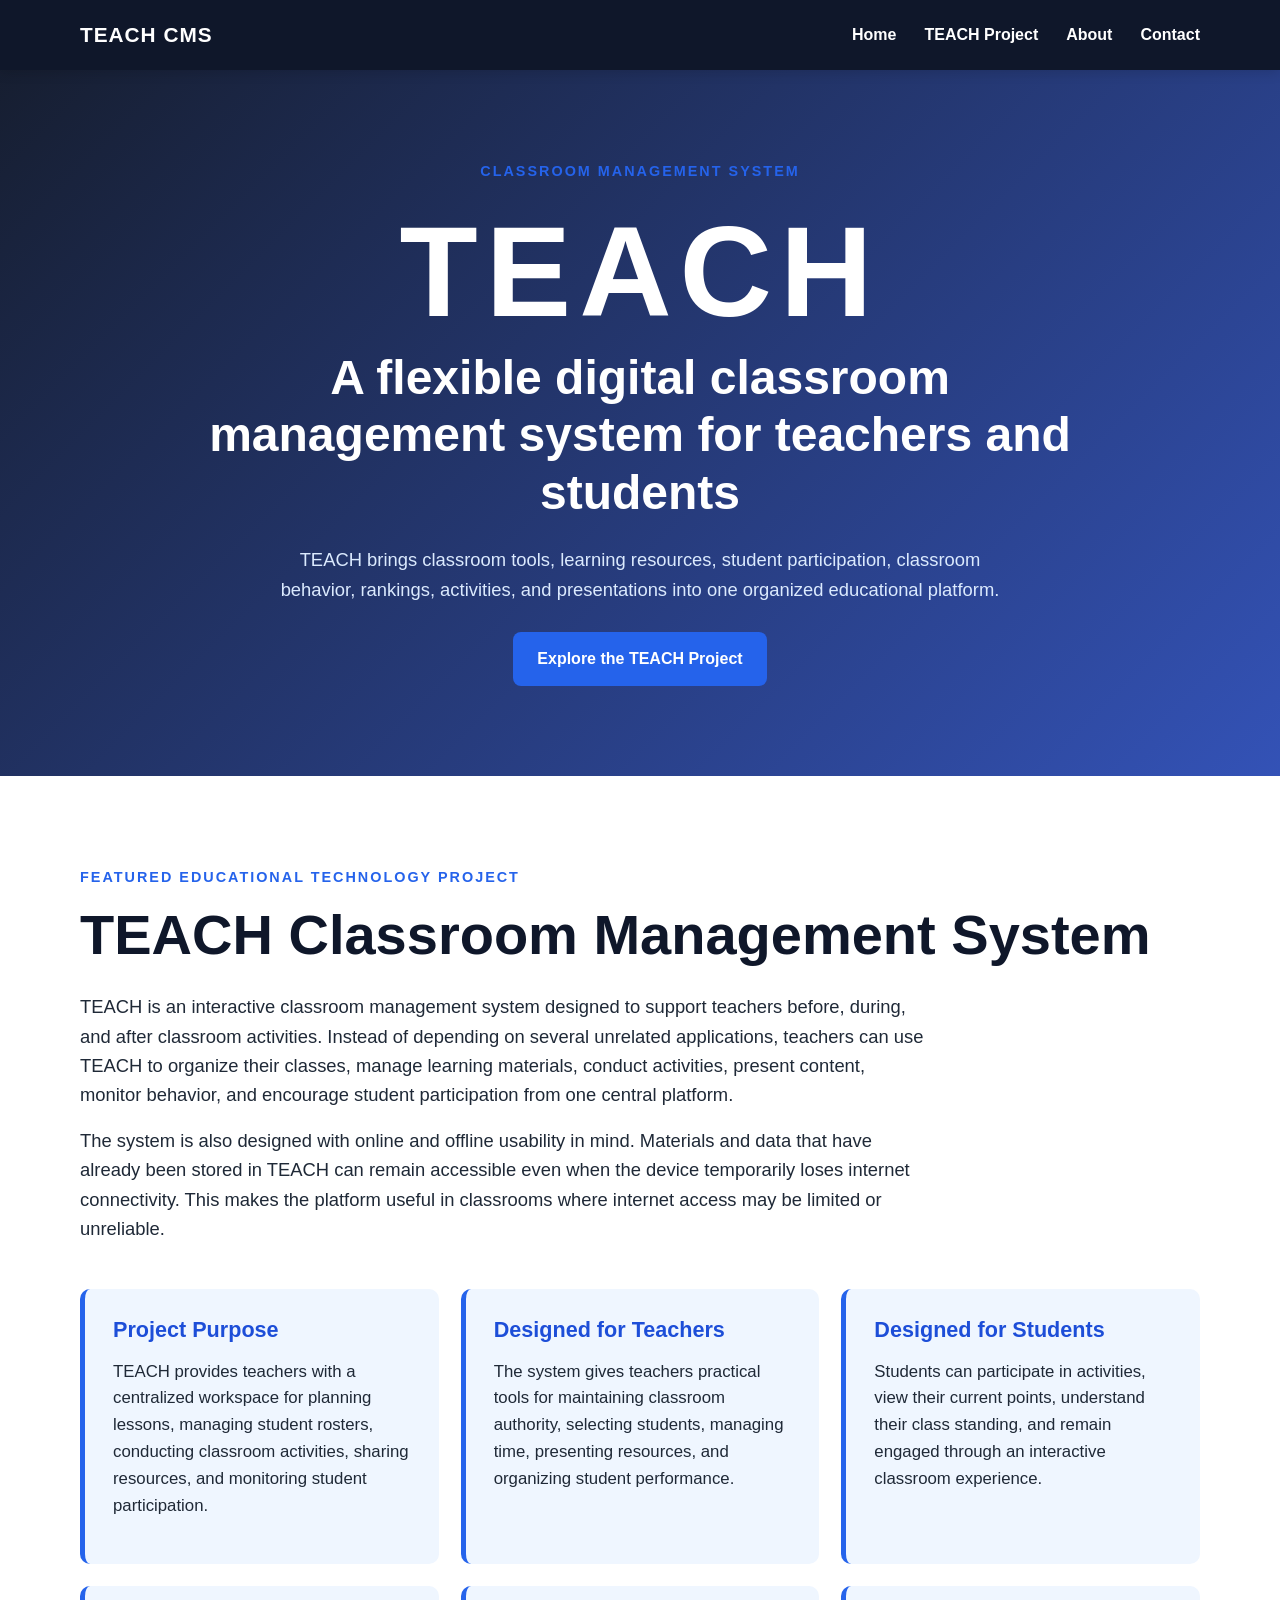
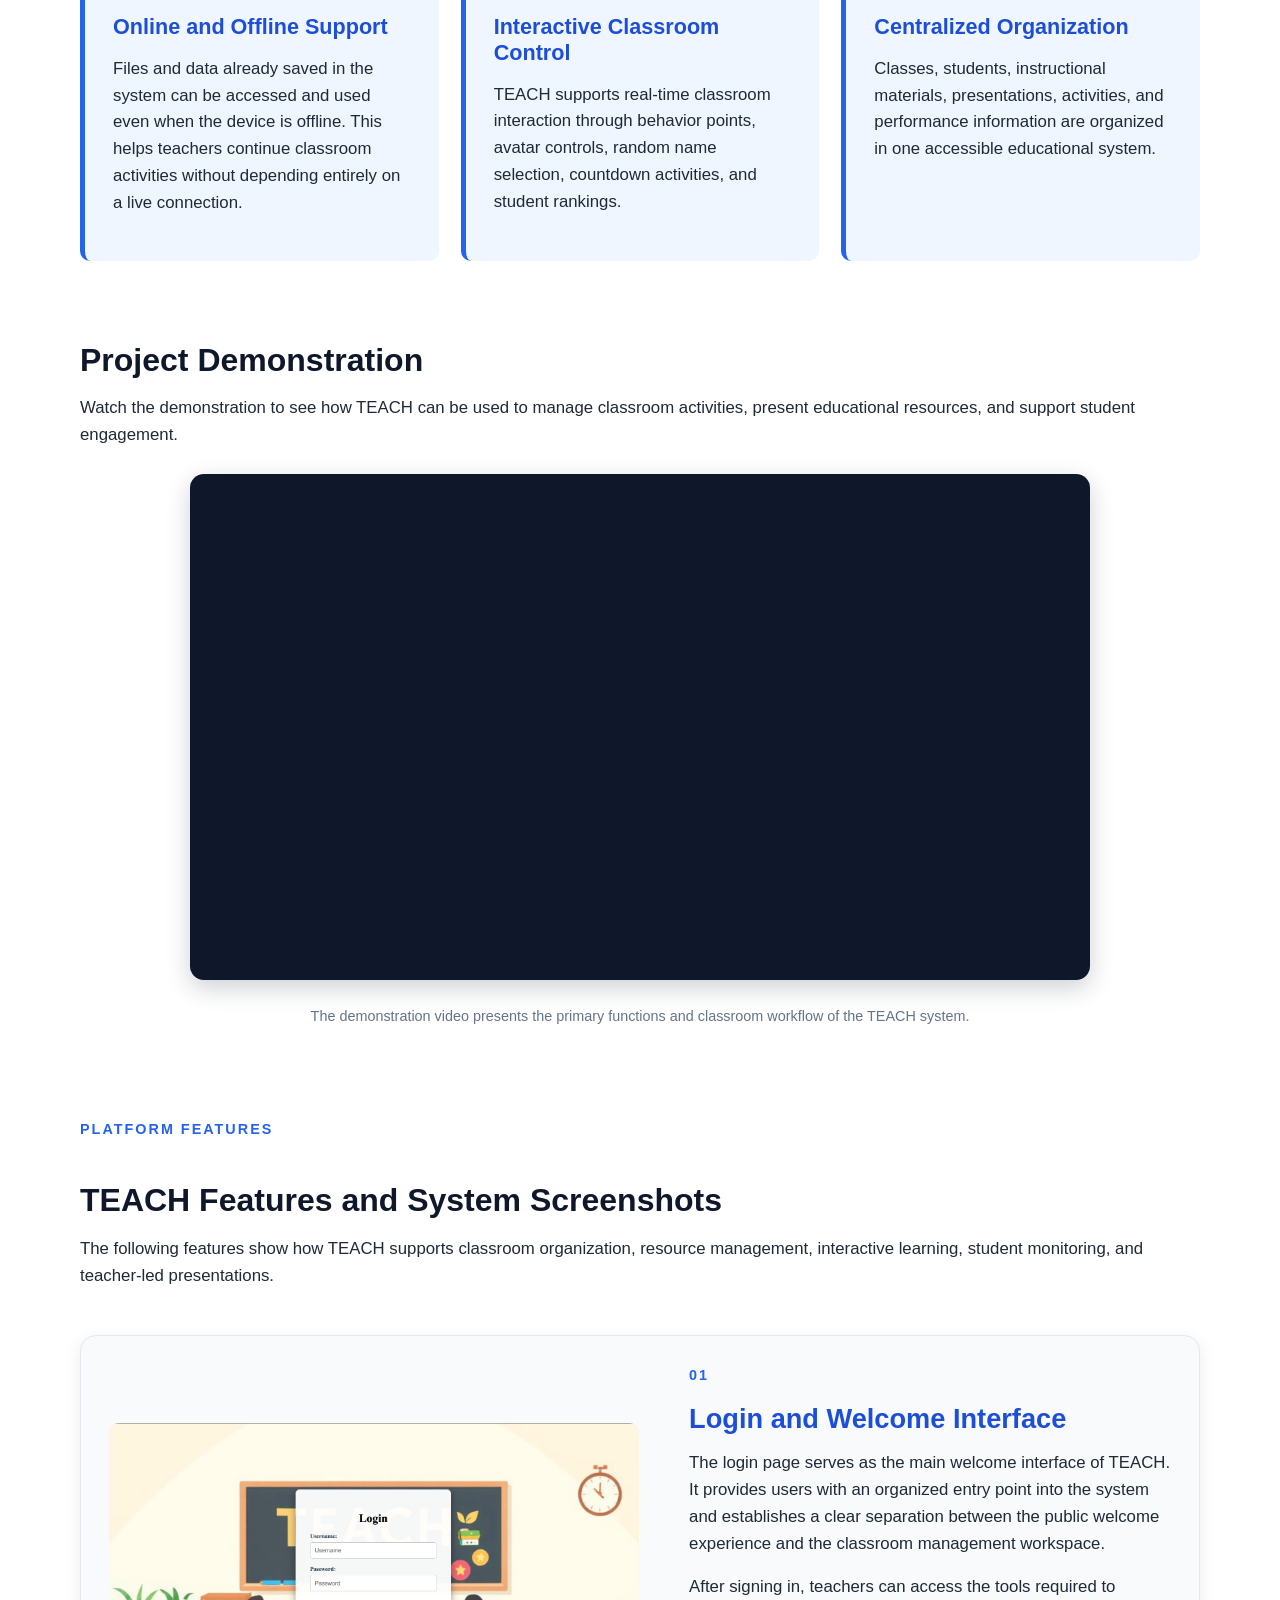
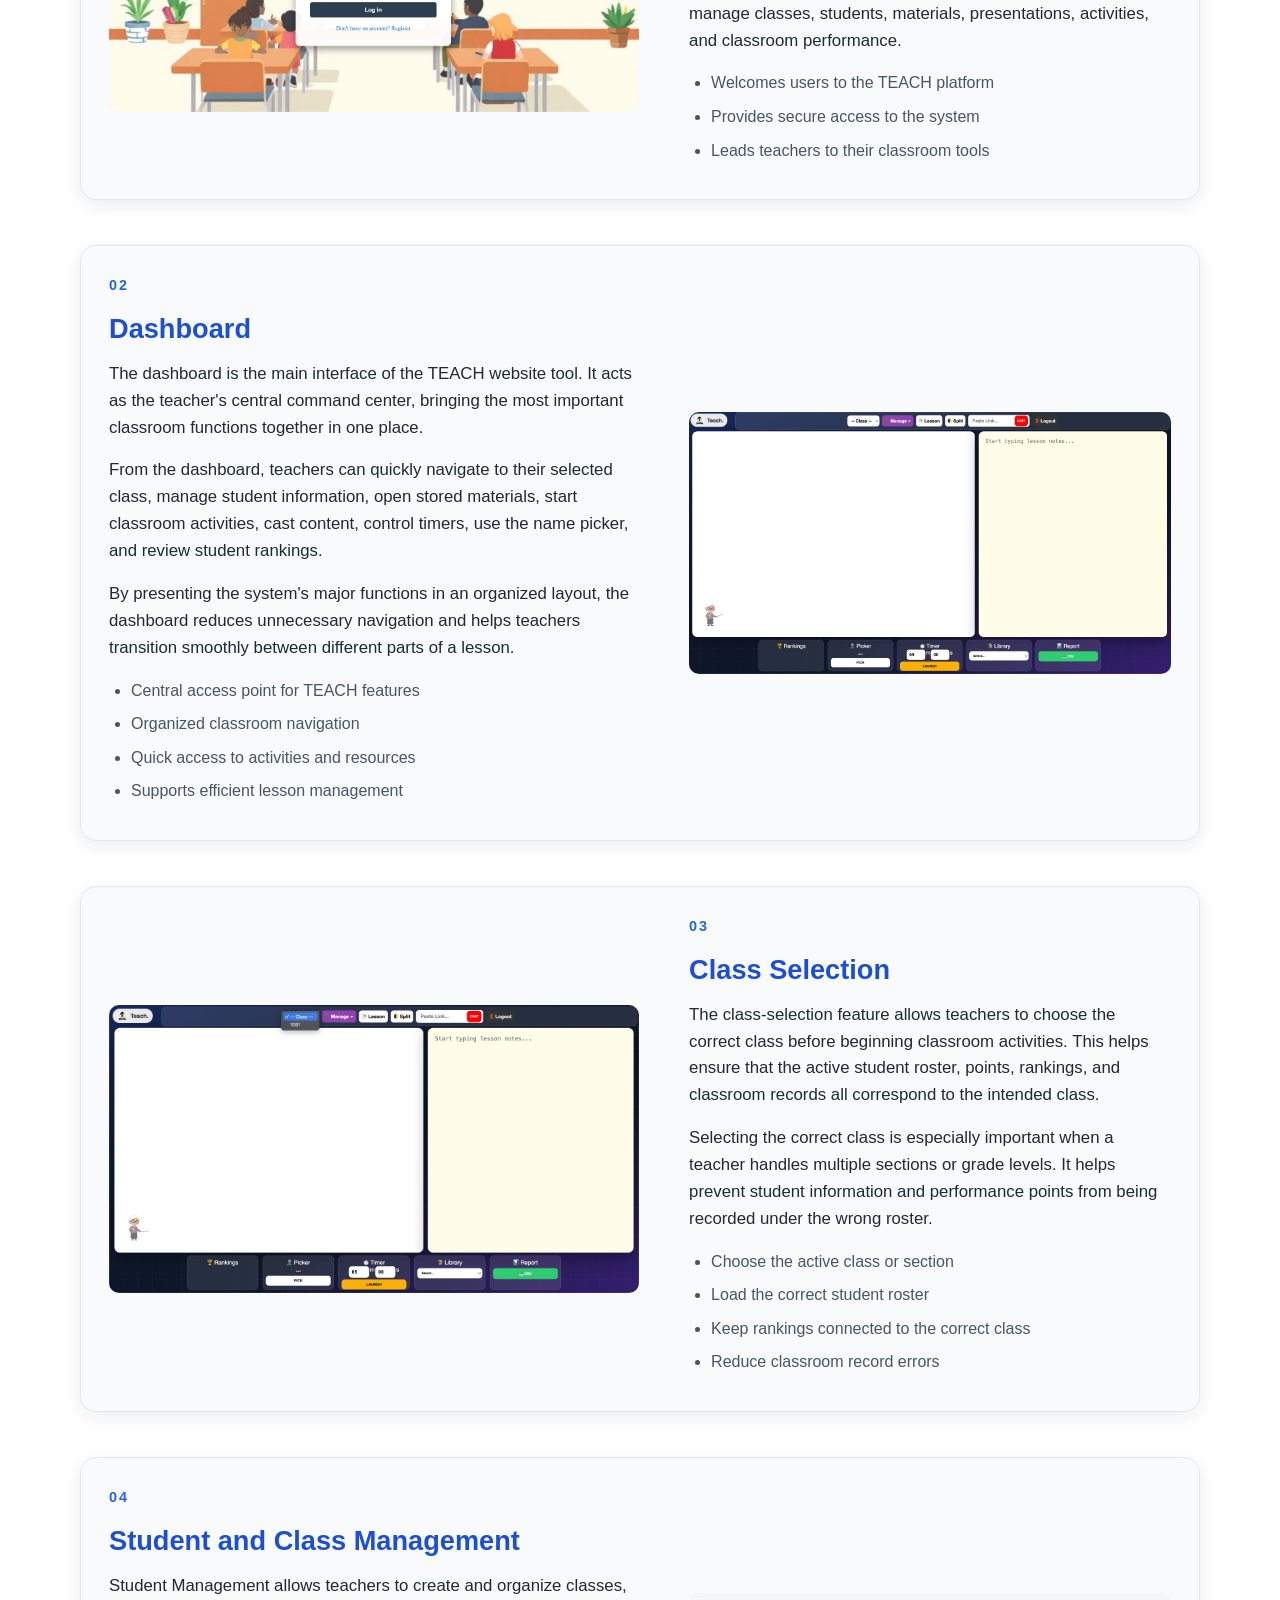
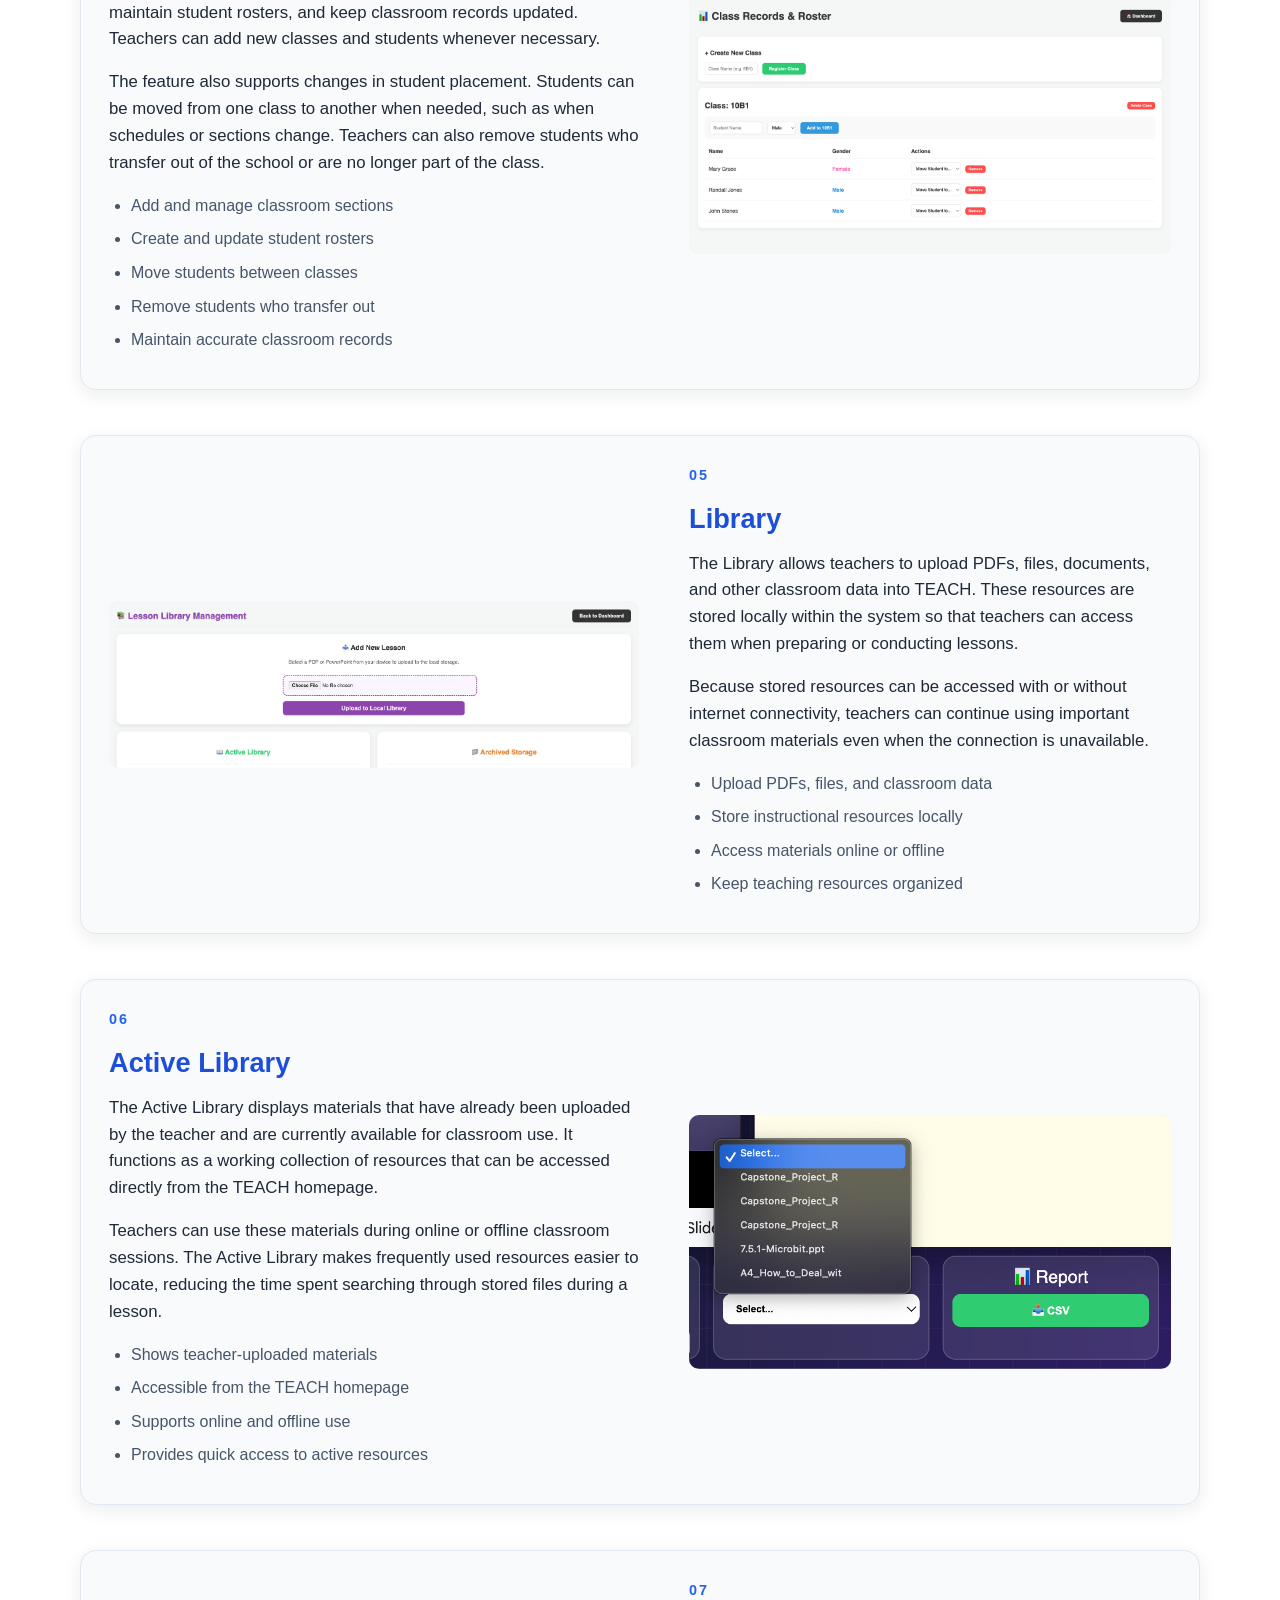
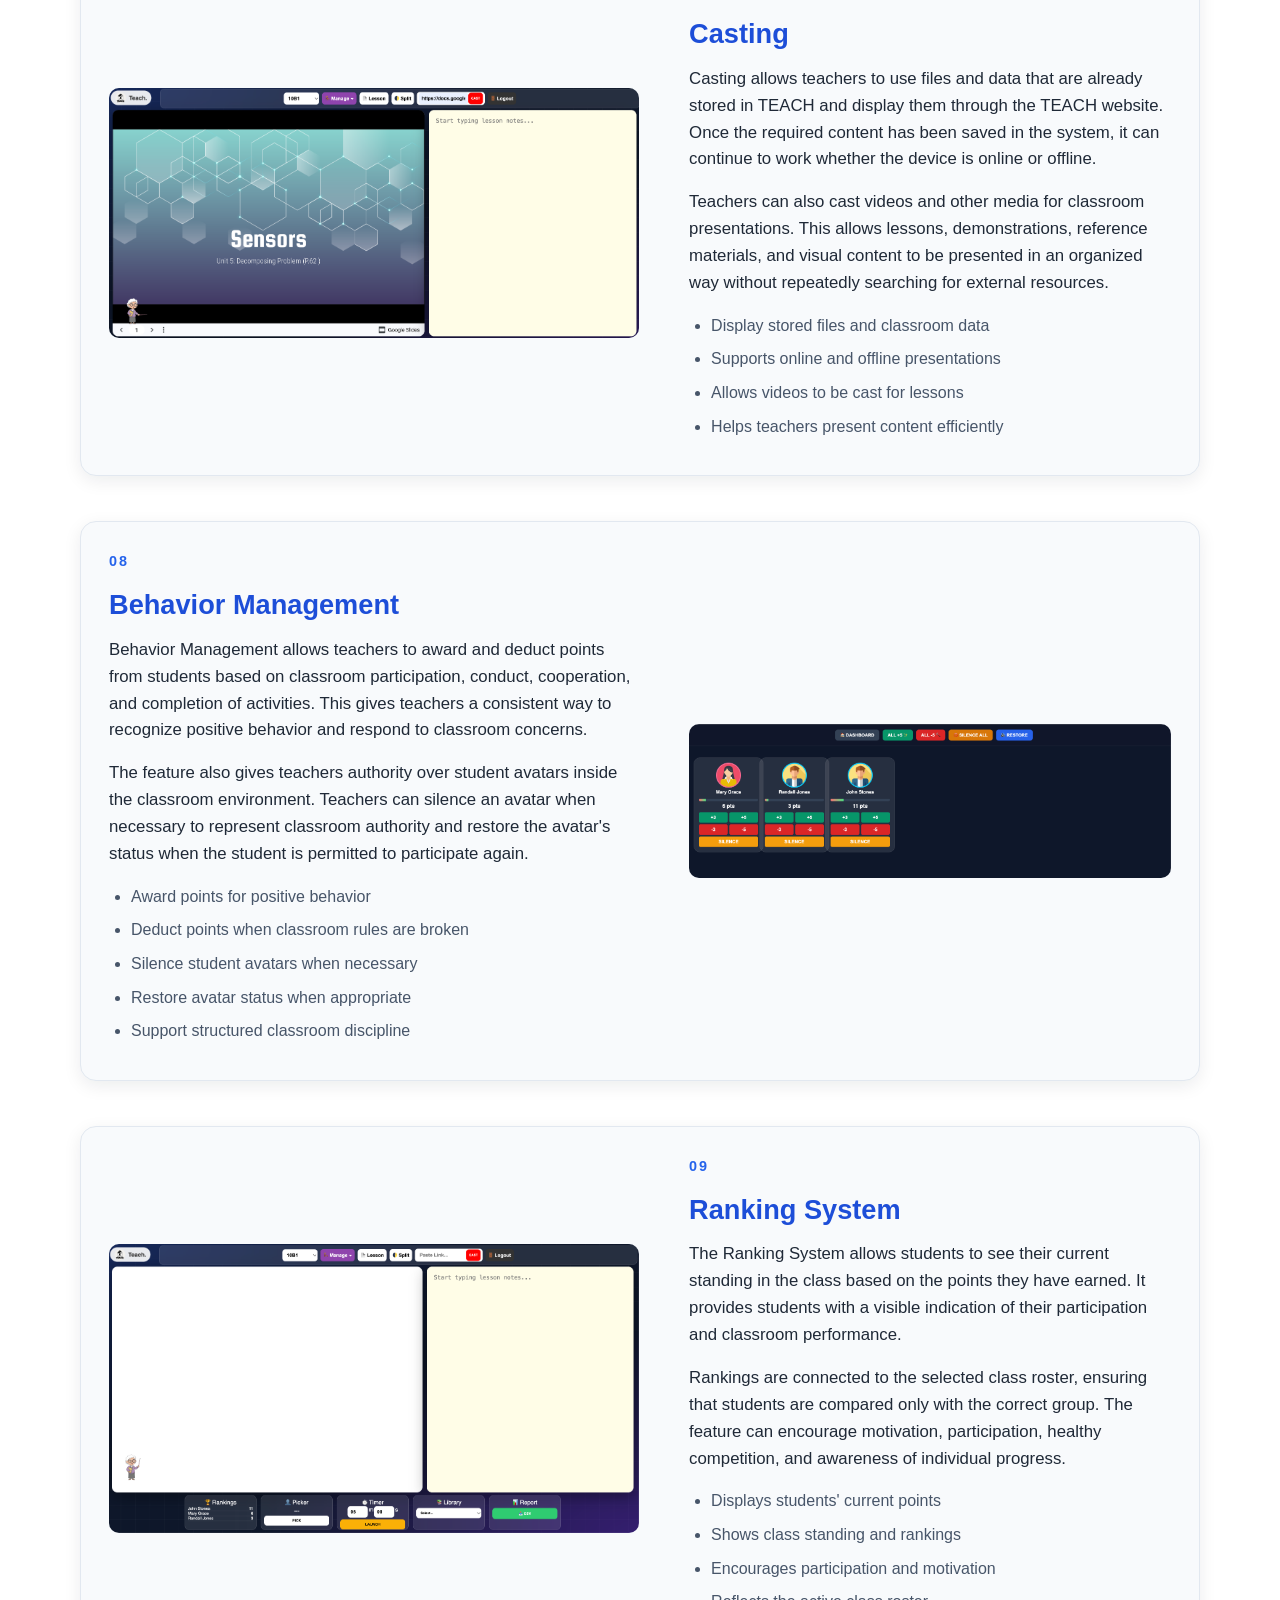
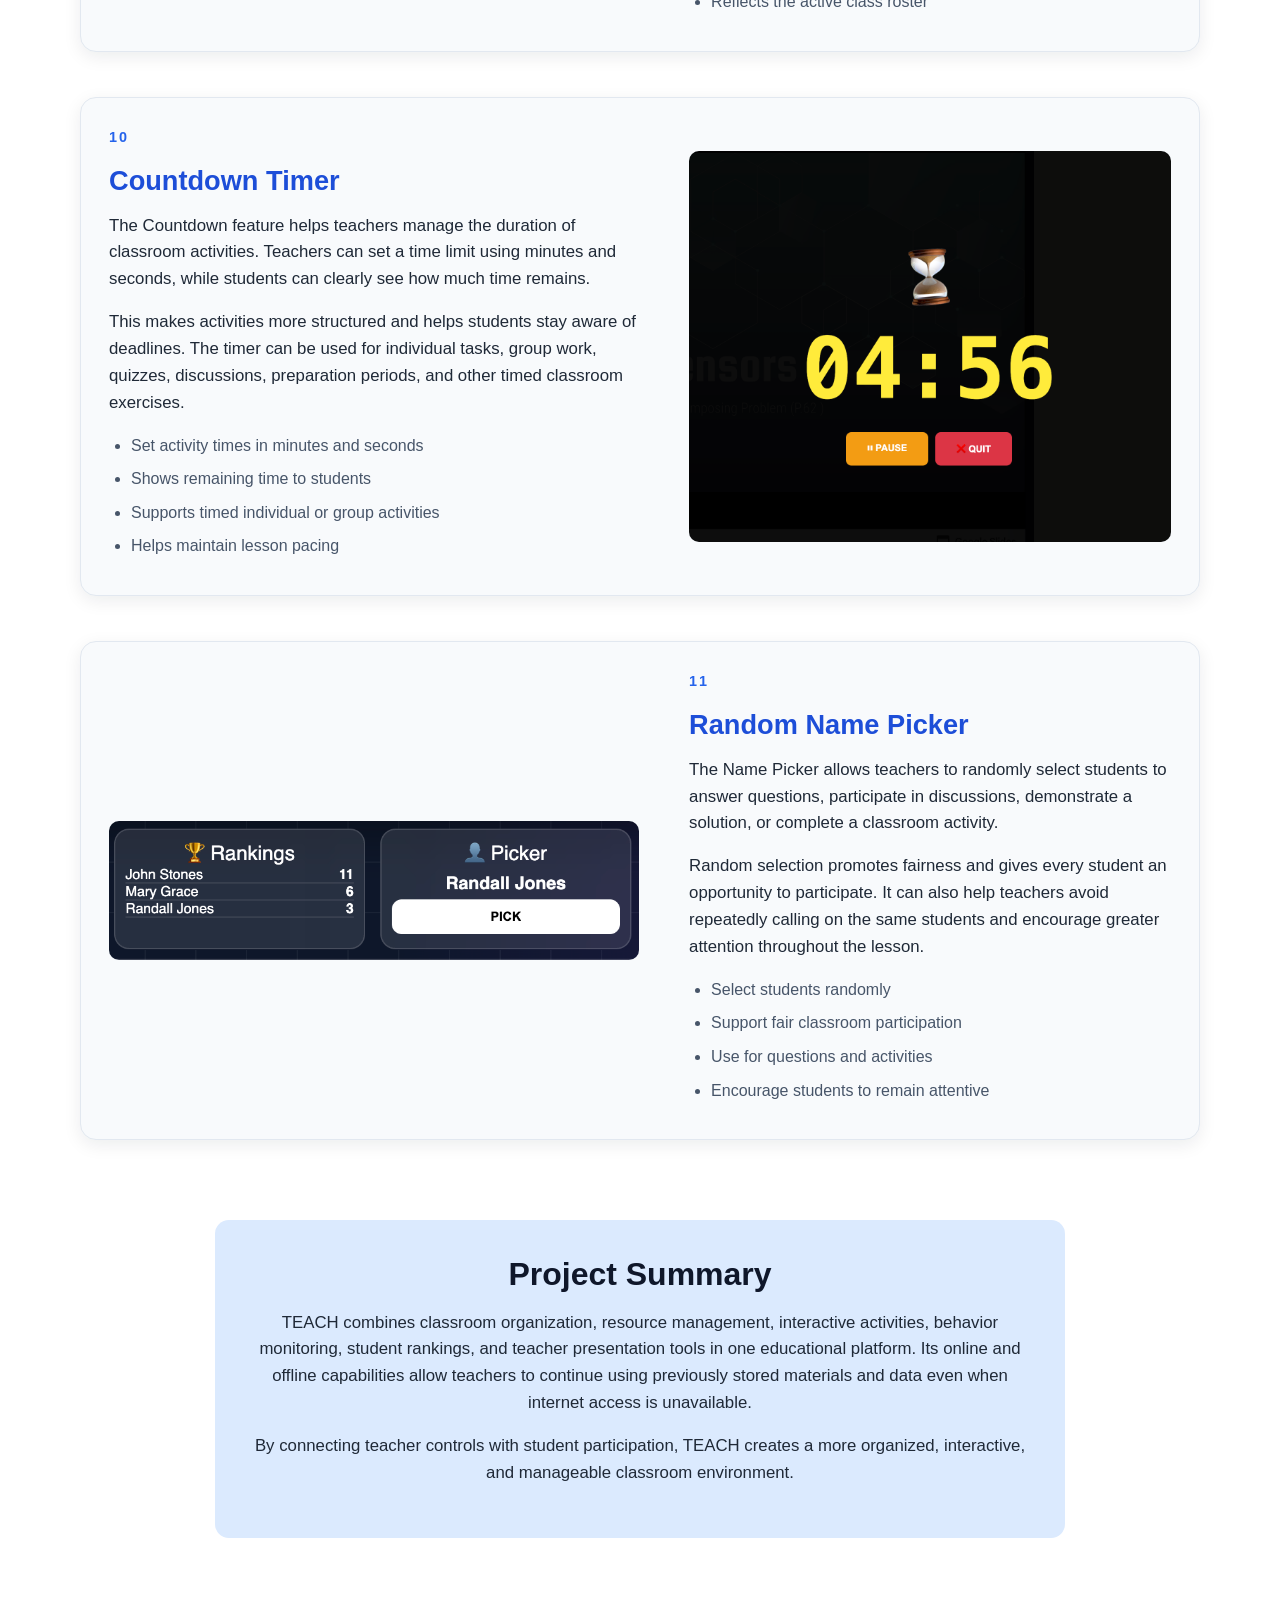
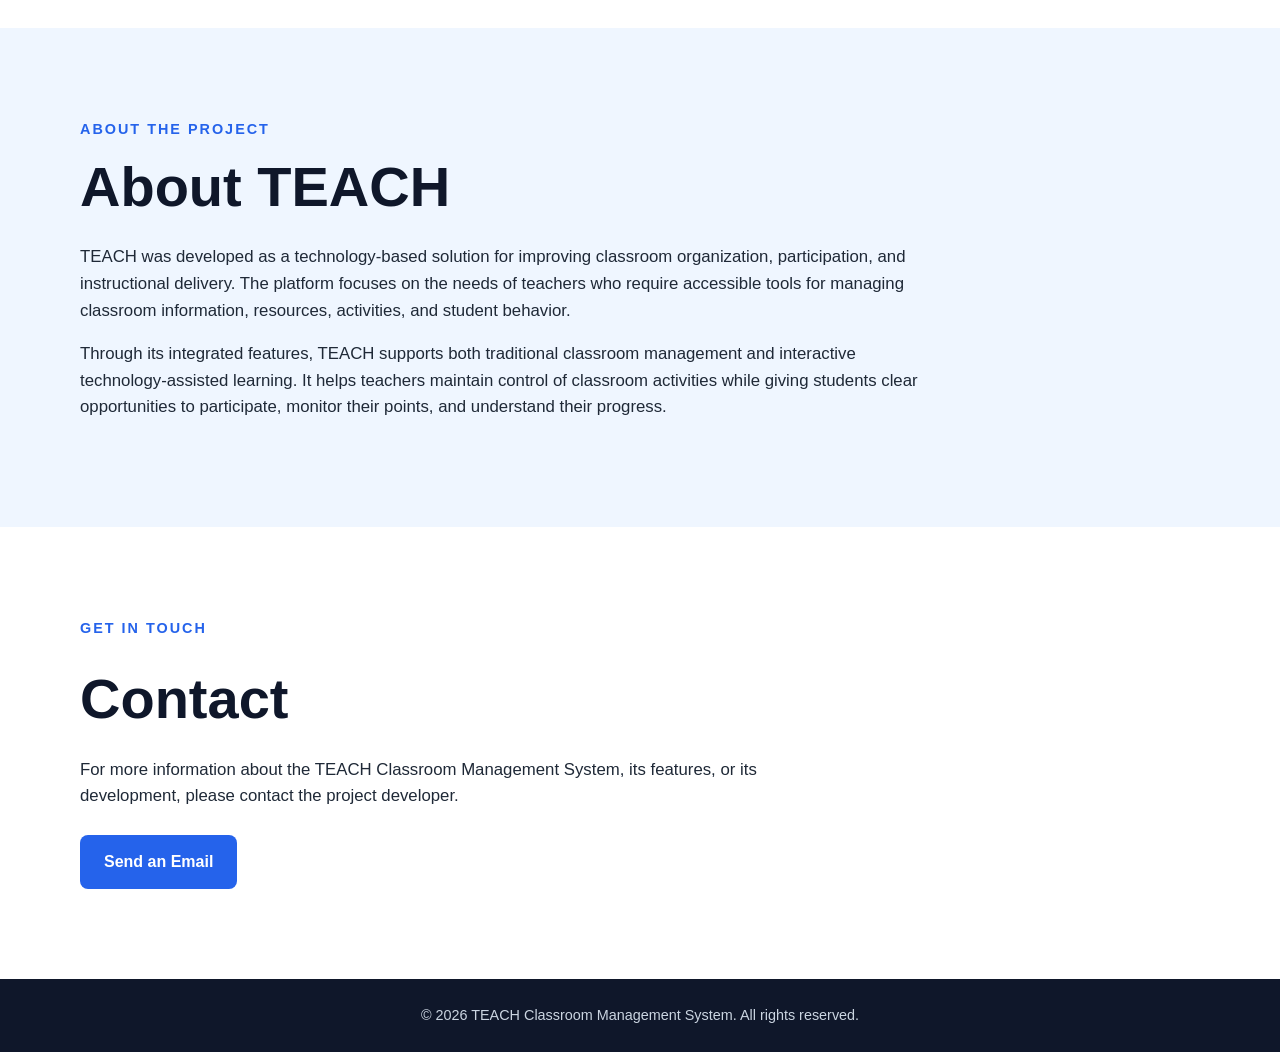
<file: index.html>
<!DOCTYPE html>
<html lang="en">
<head>
    <meta charset="UTF-8">
    <meta name="viewport" content="width=device-width, initial-scale=1.0">

    <title>TEACH Classroom Management System</title>

    <link rel="stylesheet" href="./style.css">
</head>
<body>

    <!-- Navigation -->
    <header class="site-header">
        <nav class="navbar">
            <a href="#home" class="logo">TEACH CMS</a>

            <button
                class="menu-button"
                id="menuButton"
                aria-label="Open navigation menu">
                ☰
            </button>

            <ul class="nav-links" id="navLinks">
                <li><a href="#home">Home</a></li>
                <li><a href="#teach-project">TEACH Project</a></li>
                <li><a href="#about">About</a></li>
                <li><a href="#contact">Contact</a></li>
            </ul>
        </nav>
    </header>

    <main>

        <!-- Home Section -->
        <section id="home" class="hero-section">
            <div class="hero-content">
                <p class="eyebrow">Classroom Management System</p>

                <h1>TEACH</h1>

                <h2>
                    A flexible digital classroom management system for
                    teachers and students
                </h2>

                <p>
                    TEACH brings classroom tools, learning resources,
                    student participation, classroom behavior, rankings,
                    activities, and presentations into one organized
                    educational platform.
                </p>

                <a href="#teach-project" class="primary-button">
                    Explore the TEACH Project
                </a>
            </div>
        </section>

        <!-- TEACH Project Section -->
        <section id="teach-project" class="project-section">
            <div class="container">

                <p class="eyebrow">Featured Educational Technology Project</p>

                <h2>TEACH Classroom Management System</h2>

                <p class="project-introduction">
                    TEACH is an interactive classroom management system
                    designed to support teachers before, during, and after
                    classroom activities. Instead of depending on several
                    unrelated applications, teachers can use TEACH to organize
                    their classes, manage learning materials, conduct
                    activities, present content, monitor behavior, and
                    encourage student participation from one central platform.
                </p>

                <p class="project-introduction">
                    The system is also designed with online and offline
                    usability in mind. Materials and data that have already
                    been stored in TEACH can remain accessible even when the
                    device temporarily loses internet connectivity. This
                    makes the platform useful in classrooms where internet
                    access may be limited or unreliable.
                </p>

                <!-- Project Information -->
                <div class="project-information">

                    <div class="information-card">
                        <h3>Project Purpose</h3>
                        <p>
                            TEACH provides teachers with a centralized
                            workspace for planning lessons, managing student
                            rosters, conducting classroom activities, sharing
                            resources, and monitoring student participation.
                        </p>
                    </div>

                    <div class="information-card">
                        <h3>Designed for Teachers</h3>
                        <p>
                            The system gives teachers practical tools for
                            maintaining classroom authority, selecting
                            students, managing time, presenting resources, and
                            organizing student performance.
                        </p>
                    </div>

                    <div class="information-card">
                        <h3>Designed for Students</h3>
                        <p>
                            Students can participate in activities, view their
                            current points, understand their class standing,
                            and remain engaged through an interactive
                            classroom experience.
                        </p>
                    </div>

                    <div class="information-card">
                        <h3>Online and Offline Support</h3>
                        <p>
                            Files and data already saved in the system can be
                            accessed and used even when the device is offline.
                            This helps teachers continue classroom activities
                            without depending entirely on a live connection.
                        </p>
                    </div>

                    <div class="information-card">
                        <h3>Interactive Classroom Control</h3>
                        <p>
                            TEACH supports real-time classroom interaction
                            through behavior points, avatar controls,
                            random name selection, countdown activities, and
                            student rankings.
                        </p>
                    </div>

                    <div class="information-card">
                        <h3>Centralized Organization</h3>
                        <p>
                            Classes, students, instructional materials,
                            presentations, activities, and performance
                            information are organized in one accessible
                            educational system.
                        </p>
                    </div>

                </div>

                <!-- Embedded Video -->
                <div class="project-video">
                    <h3>Project Demonstration</h3>

                    <p>
                        Watch the demonstration to see how TEACH can be used
                        to manage classroom activities, present educational
                        resources, and support student engagement.
                    </p>

                    <div class="video-container">
                        <!-- Correct YouTube embed format -->
                        <iframe
                            src="https://www.youtube.com/embed/eLpoIS4-0sU"
                            title="TEACH Classroom Management System Demonstration"
                            allow="accelerometer; autoplay; clipboard-write; encrypted-media; gyroscope; picture-in-picture; web-share"
                            allowfullscreen>
                        </iframe>
                    </div>

                    <p class="video-note">
                        The demonstration video presents the primary
                        functions and classroom workflow of the TEACH system.
                    </p>
                </div>

                <!-- Features and Screenshots -->
                <div class="screenshots-section">
                    <p class="eyebrow">Platform Features</p>

                    <h3>TEACH Features and System Screenshots</h3>

                    <p>
                        The following features show how TEACH supports
                        classroom organization, resource management,
                        interactive learning, student monitoring, and
                        teacher-led presentations.
                    </p>

                    <!-- Feature 1 -->
                    <article class="feature-card">
                        <div class="feature-image">
                            <img
                                src="./images/login.png"
                                alt="TEACH login and welcome interface">
                        </div>

                        <div class="feature-details">
                            <p class="feature-number">01</p>

                            <h4>Login and Welcome Interface</h4>

                            <p>
                                The login page serves as the main welcome
                                interface of TEACH. It provides users with an
                                organized entry point into the system and
                                establishes a clear separation between the
                                public welcome experience and the classroom
                                management workspace.
                            </p>

                            <p>
                                After signing in, teachers can access the tools
                                required to manage classes, students,
                                materials, presentations, activities, and
                                classroom performance.
                            </p>

                            <ul>
                                <li>Welcomes users to the TEACH platform</li>
                                <li>Provides secure access to the system</li>
                                <li>Leads teachers to their classroom tools</li>
                            </ul>
                        </div>
                    </article>

                    <!-- Feature 2 -->
                    <article class="feature-card reverse">
                        <div class="feature-image">
                            <img
                                src="./images/dashboard.png"
                                alt="TEACH classroom management dashboard">
                        </div>

                        <div class="feature-details">
                            <p class="feature-number">02</p>

                            <h4>Dashboard</h4>

                            <p>
                                The dashboard is the main interface of the
                                TEACH website tool. It acts as the teacher's
                                central command center, bringing the most
                                important classroom functions together in one
                                place.
                            </p>

                            <p>
                                From the dashboard, teachers can quickly
                                navigate to their selected class, manage
                                student information, open stored materials,
                                start classroom activities, cast content,
                                control timers, use the name picker, and
                                review student rankings.
                            </p>

                            <p>
                                By presenting the system's major functions in
                                an organized layout, the dashboard reduces
                                unnecessary navigation and helps teachers
                                transition smoothly between different parts of
                                a lesson.
                            </p>

                            <ul>
                                <li>Central access point for TEACH features</li>
                                <li>Organized classroom navigation</li>
                                <li>Quick access to activities and resources</li>
                                <li>Supports efficient lesson management</li>
                            </ul>
                        </div>
                    </article>

                    <!-- Feature 3 -->
                    <article class="feature-card">
                        <div class="feature-image">
                            <img
                                src="./images/class-selection.png"
                                alt="TEACH class selection interface">
                        </div>

                        <div class="feature-details">
                            <p class="feature-number">03</p>

                            <h4>Class Selection</h4>

                            <p>
                                The class-selection feature allows teachers to
                                choose the correct class before beginning
                                classroom activities. This helps ensure that
                                the active student roster, points, rankings,
                                and classroom records all correspond to the
                                intended class.
                            </p>

                            <p>
                                Selecting the correct class is especially
                                important when a teacher handles multiple
                                sections or grade levels. It helps prevent
                                student information and performance points
                                from being recorded under the wrong roster.
                            </p>

                            <ul>
                                <li>Choose the active class or section</li>
                                <li>Load the correct student roster</li>
                                <li>Keep rankings connected to the correct class</li>
                                <li>Reduce classroom record errors</li>
                            </ul>
                        </div>
                    </article>

                    <!-- Feature 4 -->
                    <article class="feature-card reverse">
                        <div class="feature-image">
                            <img
                                src="./images/student-management.png"
                                alt="TEACH student and class management interface">
                        </div>

                        <div class="feature-details">
                            <p class="feature-number">04</p>

                            <h4>Student and Class Management</h4>

                            <p>
                                Student Management allows teachers to create
                                and organize classes, maintain student
                                rosters, and keep classroom records updated.
                                Teachers can add new classes and students
                                whenever necessary.
                            </p>

                            <p>
                                The feature also supports changes in student
                                placement. Students can be moved from one
                                class to another when needed, such as when
                                schedules or sections change. Teachers can
                                also remove students who transfer out of the
                                school or are no longer part of the class.
                            </p>

                            <ul>
                                <li>Add and manage classroom sections</li>
                                <li>Create and update student rosters</li>
                                <li>Move students between classes</li>
                                <li>Remove students who transfer out</li>
                                <li>Maintain accurate classroom records</li>
                            </ul>
                        </div>
                    </article>

                    <!-- Feature 5 -->
                    <article class="feature-card">
                        <div class="feature-image">
                            <img
                                src="./images/Library.png"
                                alt="TEACH local library for uploaded files">
                        </div>

                        <div class="feature-details">
                            <p class="feature-number">05</p>

                            <h4>Library</h4>

                            <p>
                                The Library allows teachers to upload PDFs,
                                files, documents, and other classroom data into
                                TEACH. These resources are stored locally
                                within the system so that teachers can access
                                them when preparing or conducting lessons.
                            </p>

                            <p>
                                Because stored resources can be accessed with
                                or without internet connectivity, teachers can
                                continue using important classroom materials
                                even when the connection is unavailable.
                            </p>

                            <ul>
                                <li>Upload PDFs, files, and classroom data</li>
                                <li>Store instructional resources locally</li>
                                <li>Access materials online or offline</li>
                                <li>Keep teaching resources organized</li>
                            </ul>
                        </div>
                    </article>

                    <!-- Feature 6 -->
                    <article class="feature-card reverse">
                        <div class="feature-image">
                            <img
                                src="./images/active-library.png"
                                alt="TEACH active library materials on the homepage">
                        </div>

                        <div class="feature-details">
                            <p class="feature-number">06</p>

                            <h4>Active Library</h4>

                            <p>
                                The Active Library displays materials that have
                                already been uploaded by the teacher and are
                                currently available for classroom use. It
                                functions as a working collection of resources
                                that can be accessed directly from the TEACH
                                homepage.
                            </p>

                            <p>
                                Teachers can use these materials during online
                                or offline classroom sessions. The Active
                                Library makes frequently used resources easier
                                to locate, reducing the time spent searching
                                through stored files during a lesson.
                            </p>

                            <ul>
                                <li>Shows teacher-uploaded materials</li>
                                <li>Accessible from the TEACH homepage</li>
                                <li>Supports online and offline use</li>
                                <li>Provides quick access to active resources</li>
                            </ul>
                        </div>
                    </article>

                    <!-- Feature 7 -->
                    <article class="feature-card">
                        <div class="feature-image">
                            <img
                                src="./images/Casting.png"
                                alt="TEACH casting feature for classroom presentations">
                        </div>

                        <div class="feature-details">
                            <p class="feature-number">07</p>

                            <h4>Casting</h4>

                            <p>
                                Casting allows teachers to use files and data
                                that are already stored in TEACH and display
                                them through the TEACH website. Once the
                                required content has been saved in the system,
                                it can continue to work whether the device is
                                online or offline.
                            </p>

                            <p>
                                Teachers can also cast videos and other media
                                for classroom presentations. This allows
                                lessons, demonstrations, reference materials,
                                and visual content to be presented in an
                                organized way without repeatedly searching for
                                external resources.
                            </p>

                            <ul>
                                <li>Display stored files and classroom data</li>
                                <li>Supports online and offline presentations</li>
                                <li>Allows videos to be cast for lessons</li>
                                <li>Helps teachers present content efficiently</li>
                            </ul>
                        </div>
                    </article>

                    <!-- Feature 8 -->
                    <article class="feature-card reverse">
                        <div class="feature-image">
                            <img
                                src="./images/behavior-management.png"
                                alt="TEACH behavior management and student points interface">
                        </div>

                        <div class="feature-details">
                            <p class="feature-number">08</p>

                            <h4>Behavior Management</h4>

                            <p>
                                Behavior Management allows teachers to award
                                and deduct points from students based on
                                classroom participation, conduct, cooperation,
                                and completion of activities. This gives
                                teachers a consistent way to recognize positive
                                behavior and respond to classroom concerns.
                            </p>

                            <p>
                                The feature also gives teachers authority over
                                student avatars inside the classroom
                                environment. Teachers can silence an avatar
                                when necessary to represent classroom
                                authority and restore the avatar's status when
                                the student is permitted to participate again.
                            </p>

                            <ul>
                                <li>Award points for positive behavior</li>
                                <li>Deduct points when classroom rules are broken</li>
                                <li>Silence student avatars when necessary</li>
                                <li>Restore avatar status when appropriate</li>
                                <li>Support structured classroom discipline</li>
                            </ul>
                        </div>
                    </article>

                    <!-- Feature 9 -->
                    <article class="feature-card">
                        <div class="feature-image">
                            <img
                                src="./images/ranking-system.png"
                                alt="TEACH student ranking system">
                        </div>

                        <div class="feature-details">
                            <p class="feature-number">09</p>

                            <h4>Ranking System</h4>

                            <p>
                                The Ranking System allows students to see
                                their current standing in the class based on
                                the points they have earned. It provides
                                students with a visible indication of their
                                participation and classroom performance.
                            </p>

                            <p>
                                Rankings are connected to the selected class
                                roster, ensuring that students are compared
                                only with the correct group. The feature can
                                encourage motivation, participation, healthy
                                competition, and awareness of individual
                                progress.
                            </p>

                            <ul>
                                <li>Displays students' current points</li>
                                <li>Shows class standing and rankings</li>
                                <li>Encourages participation and motivation</li>
                                <li>Reflects the active class roster</li>
                            </ul>
                        </div>
                    </article>

                    <!-- Feature 10 -->
                    <article class="feature-card reverse">
                        <div class="feature-image">
                            <img
                                src="./images/countdown.png"
                                alt="TEACH classroom activity countdown timer">
                        </div>

                        <div class="feature-details">
                            <p class="feature-number">10</p>

                            <h4>Countdown Timer</h4>

                            <p>
                                The Countdown feature helps teachers manage
                                the duration of classroom activities. Teachers
                                can set a time limit using minutes and seconds,
                                while students can clearly see how much time
                                remains.
                            </p>

                            <p>
                                This makes activities more structured and helps
                                students stay aware of deadlines. The timer
                                can be used for individual tasks, group work,
                                quizzes, discussions, preparation periods, and
                                other timed classroom exercises.
                            </p>

                            <ul>
                                <li>Set activity times in minutes and seconds</li>
                                <li>Shows remaining time to students</li>
                                <li>Supports timed individual or group activities</li>
                                <li>Helps maintain lesson pacing</li>
                            </ul>
                        </div>
                    </article>

                    <!-- Feature 11 -->
                    <article class="feature-card">
                        <div class="feature-image">
                            <img
                                src="./images/name-picker.png"
                                alt="TEACH random student name picker">
                        </div>

                        <div class="feature-details">
                            <p class="feature-number">11</p>

                            <h4>Random Name Picker</h4>

                            <p>
                                The Name Picker allows teachers to randomly
                                select students to answer questions,
                                participate in discussions, demonstrate a
                                solution, or complete a classroom activity.
                            </p>

                            <p>
                                Random selection promotes fairness and gives
                                every student an opportunity to participate.
                                It can also help teachers avoid repeatedly
                                calling on the same students and encourage
                                greater attention throughout the lesson.
                            </p>

                            <ul>
                                <li>Select students randomly</li>
                                <li>Support fair classroom participation</li>
                                <li>Use for questions and activities</li>
                                <li>Encourage students to remain attentive</li>
                            </ul>
                        </div>
                    </article>

                </div>

                <!-- Project Summary -->
                <div class="project-summary">
                    <h3>Project Summary</h3>

                    <p>
                        TEACH combines classroom organization, resource
                        management, interactive activities, behavior
                        monitoring, student rankings, and teacher presentation
                        tools in one educational platform. Its online and
                        offline capabilities allow teachers to continue using
                        previously stored materials and data even when internet
                        access is unavailable.
                    </p>

                    <p>
                        By connecting teacher controls with student
                        participation, TEACH creates a more organized,
                        interactive, and manageable classroom environment.
                    </p>
                </div>

            </div>
        </section>

        <!-- About Section -->
        <section id="about" class="about-section">
            <div class="container">
                <p class="eyebrow">About the Project</p>

                <h2>About TEACH</h2>

                <p>
                    TEACH was developed as a technology-based solution for
                    improving classroom organization, participation, and
                    instructional delivery. The platform focuses on the needs
                    of teachers who require accessible tools for managing
                    classroom information, resources, activities, and student
                    behavior.
                </p>

                <p>
                    Through its integrated features, TEACH supports both
                    traditional classroom management and interactive
                    technology-assisted learning. It helps teachers maintain
                    control of classroom activities while giving students
                    clear opportunities to participate, monitor their points,
                    and understand their progress.
                </p>
            </div>
        </section>

        <!-- Contact Section -->
        <section id="contact" class="contact-section">
            <div class="container">
                <p class="eyebrow">Get in Touch</p>

                <h2>Contact</h2>

                <p>
                    For more information about the TEACH Classroom Management
                    System, its features, or its development, please contact
                    the project developer.
                </p>

                <a
                    href="mailto:your-email@example.com"
                    class="primary-button">
                    Send an Email
                </a>
            </div>
        </section>

    </main>

    <!-- Footer -->
    <footer class="site-footer">
        <p>
            © 2026 TEACH Classroom Management System. All rights reserved.
        </p>
    </footer>

    <!-- Mobile Menu Script -->
    <script>
        const menuButton = document.getElementById("menuButton");
        const navLinks = document.getElementById("navLinks");

        menuButton.addEventListener("click", function () {
            navLinks.classList.toggle("show");
        });

        document.querySelectorAll(".nav-links a").forEach(function (link) {
            link.addEventListener("click", function () {
                navLinks.classList.remove("show");
            });
        });
    </script>

</body>
</html>
</file>
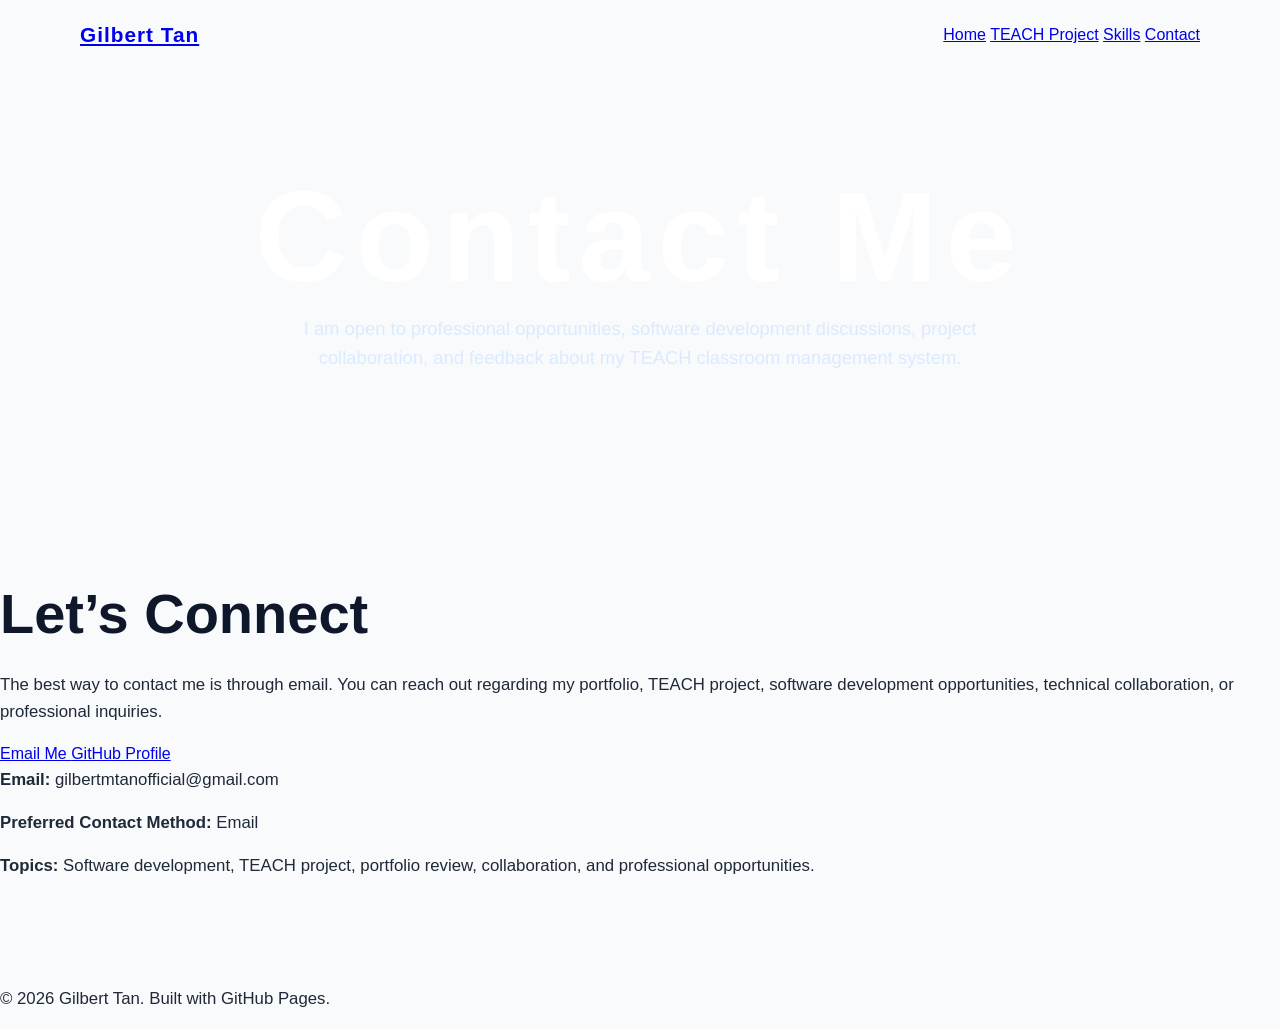
<file: contact.html>
<!DOCTYPE html>
<html lang="en">
<head>
  <meta charset="UTF-8" />
  <meta name="viewport" content="width=device-width, initial-scale=1.0" />
  <title>Contact | Gilbert Tan</title>
  <meta name="description" content="Contact Gilbert Tan for professional inquiries, software development opportunities, portfolio review, and TEACH project discussion." />
  <link rel="stylesheet" href="style.css" />
</head>

<body>
  <header>
    <div class="navbar">
      <div class="logo">
        <a href="index.html">Gilbert Tan</a>
      </div>
      <nav>
        <a href="index.html" class="nav-link">Home</a>
        <a href="teach.html" class="nav-link">TEACH Project</a>
        <a href="skills.html" class="nav-link">Skills</a>
        <a href="contact.html" class="nav-link active">Contact</a>
      </nav>
    </div>
  </header>

  <section class="hero">
    <div class="hero-content">
      <h1>Contact <span class="hero-highlight">Me</span></h1>
      <p>
        I am open to professional opportunities, software development discussions, project collaboration, and feedback about my TEACH classroom management system.
      </p>
    </div>
  </section>

  <main>
    <section class="contact-box">
      <h2>Let’s Connect</h2>
      <p>
        The best way to contact me is through email. You can reach out regarding my portfolio,
        TEACH project, software development opportunities, technical collaboration, or professional inquiries.
      </p>

      <div class="contact-links">
        <a class="contact-link" href="mailto:gilbertmtanofficial@gmail.com">
          Email Me
        </a>

        <a class="contact-link" href="https://github.com/gilbertmtanofficial-gif" target="_blank" rel="noopener noreferrer">
          GitHub Profile
        </a>
      </div>

      <div class="highlight-box">
        <p><strong>Email:</strong> gilbertmtanofficial@gmail.com</p>
        <p><strong>Preferred Contact Method:</strong> Email</p>
        <p><strong>Topics:</strong> Software development, TEACH project, portfolio review, collaboration, and professional opportunities.</p>
      </div>
    </section>
  </main>

  <footer>
    <p>&copy; 2026 Gilbert Tan. Built with GitHub Pages.</p>
  </footer>
</body>
</html>
</file>
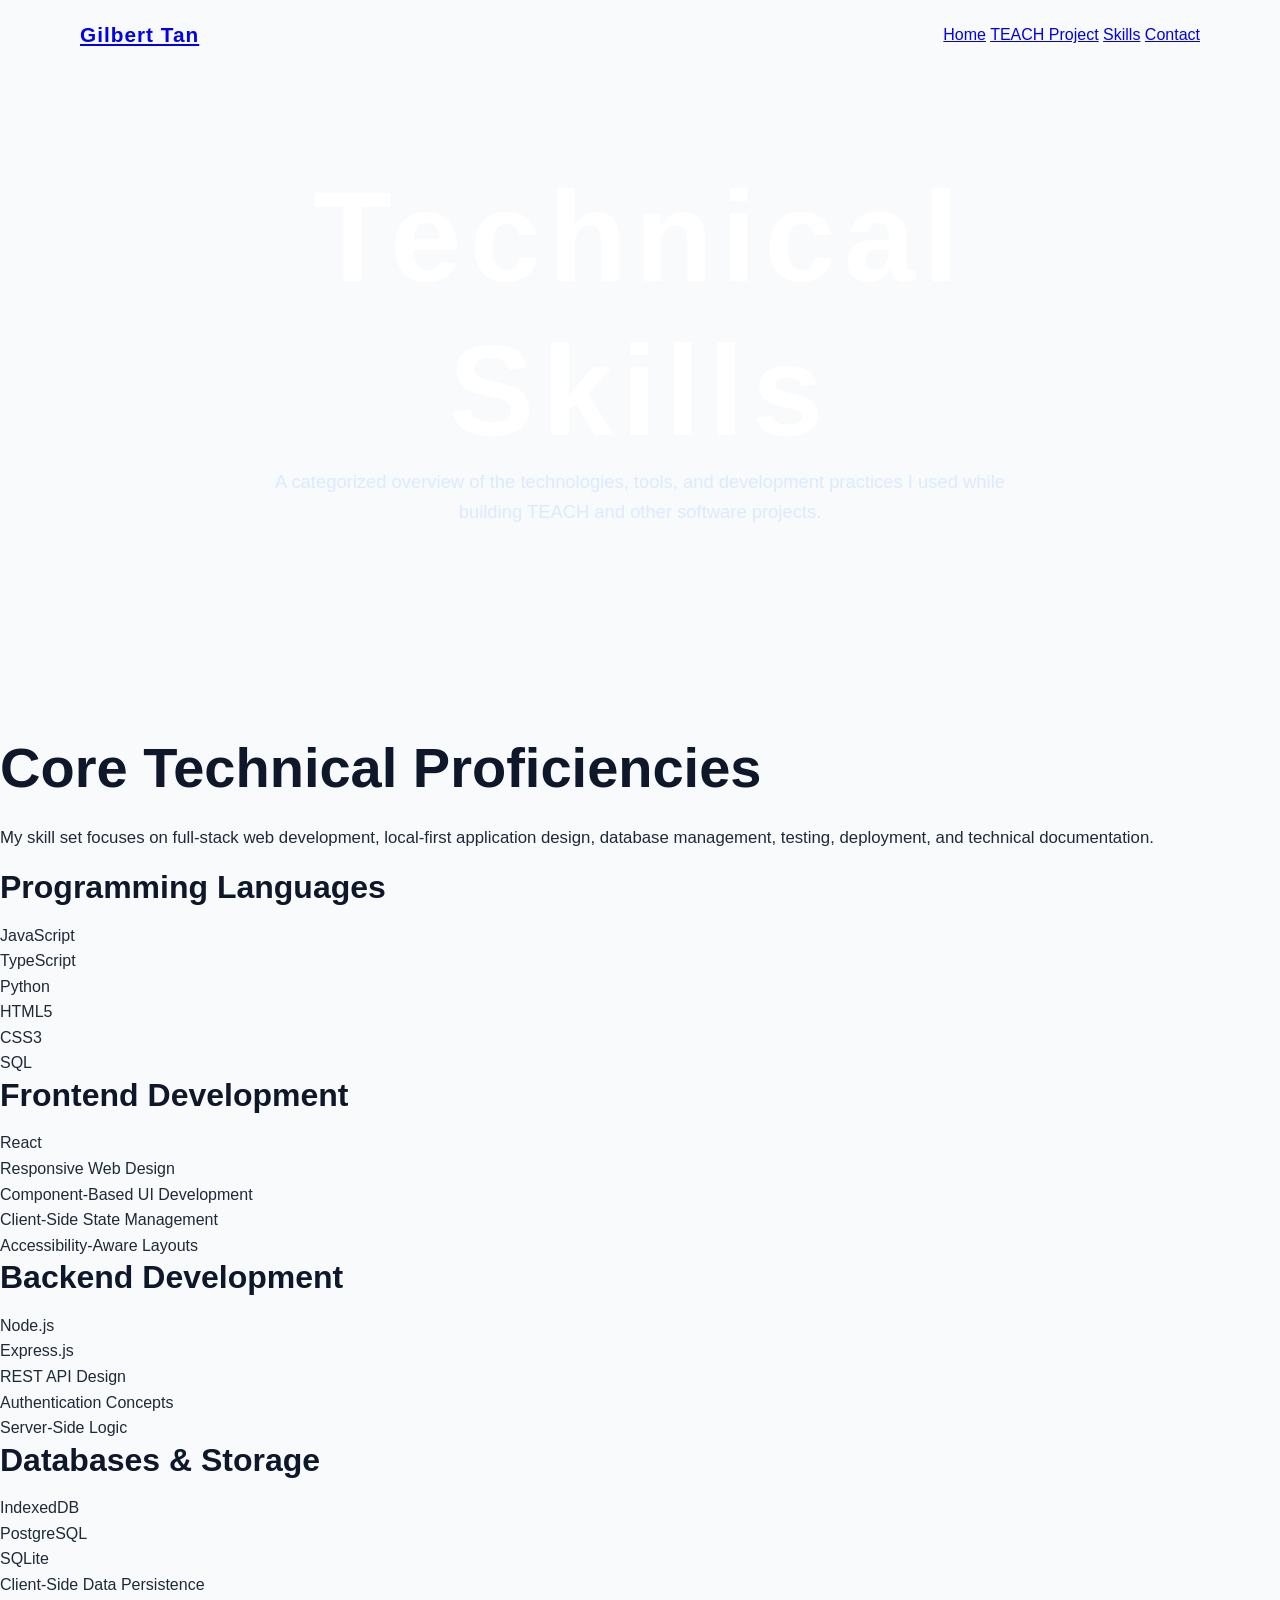
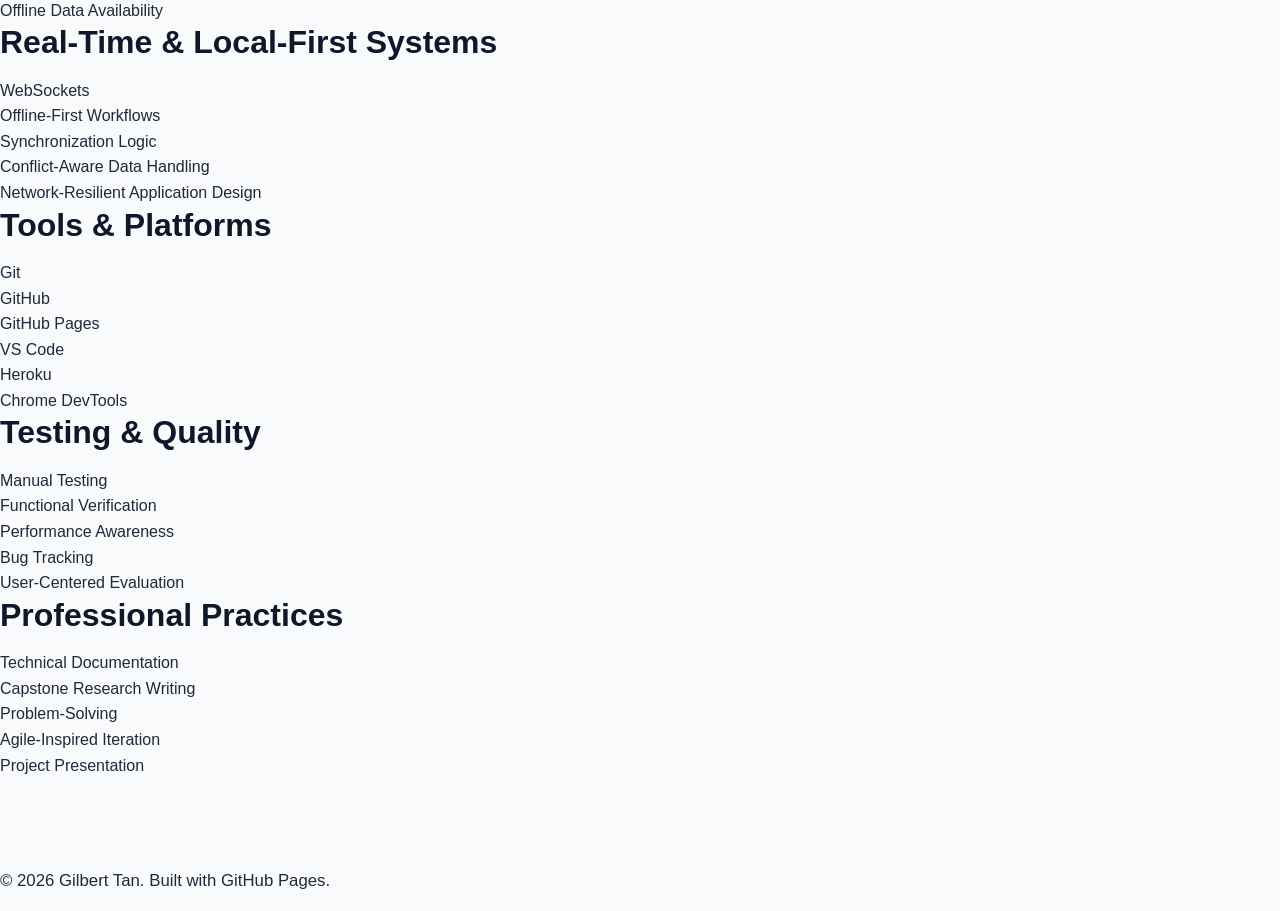
<file: skills.html>
<!DOCTYPE html>
<html lang="en">
<head>
  <meta charset="UTF-8" />
  <meta name="viewport" content="width=device-width, initial-scale=1.0" />
  <title>Skills | Gilbert Tan</title>
  <meta name="description" content="Technical skills and proficiencies of Gilbert Tan, including web development, React, Node.js, databases, tools, and software engineering practices." />
  <link rel="stylesheet" href="style.css" />
</head>

<body>
  <header>
    <div class="navbar">
      <div class="logo">
        <a href="index.html">Gilbert Tan</a>
      </div>

      <nav>
        <a href="index.html">Home</a>
        <a href="teach.html">TEACH Project</a>
        <a href="skills.html">Skills</a>
        <a href="contact.html">Contact</a>
      </nav>
    </div>
  </header>

  <section class="hero">
    <div class="hero-content">
      <h1>Technical <span class="hero-highlight">Skills</span></h1>
      <p>
        A categorized overview of the technologies, tools, and development practices I used while building TEACH and other software projects.
      </p>
    </div>
  </section>

  <main>
    <section class="section-card">
      <h2 class="section-title">Core Technical Proficiencies</h2>
      <p class="section-subtitle">
        My skill set focuses on full-stack web development, local-first application design, database management, testing, deployment, and technical documentation.
      </p>

      <div class="skills-grid">
        <div class="skill-category">
          <h3>Programming Languages</h3>
          <ul class="skill-list">
            <li>JavaScript</li>
            <li>TypeScript</li>
            <li>Python</li>
            <li>HTML5</li>
            <li>CSS3</li>
            <li>SQL</li>
          </ul>
        </div>

        <div class="skill-category">
          <h3>Frontend Development</h3>
          <ul class="skill-list">
            <li>React</li>
            <li>Responsive Web Design</li>
            <li>Component-Based UI Development</li>
            <li>Client-Side State Management</li>
            <li>Accessibility-Aware Layouts</li>
          </ul>
        </div>

        <div class="skill-category">
          <h3>Backend Development</h3>
          <ul class="skill-list">
            <li>Node.js</li>
            <li>Express.js</li>
            <li>REST API Design</li>
            <li>Authentication Concepts</li>
            <li>Server-Side Logic</li>
          </ul>
        </div>

        <div class="skill-category">
          <h3>Databases & Storage</h3>
          <ul class="skill-list">
            <li>IndexedDB</li>
            <li>PostgreSQL</li>
            <li>SQLite</li>
            <li>Client-Side Data Persistence</li>
            <li>Offline Data Availability</li>
          </ul>
        </div>

        <div class="skill-category">
          <h3>Real-Time & Local-First Systems</h3>
          <ul class="skill-list">
            <li>WebSockets</li>
            <li>Offline-First Workflows</li>
            <li>Synchronization Logic</li>
            <li>Conflict-Aware Data Handling</li>
            <li>Network-Resilient Application Design</li>
          </ul>
        </div>

        <div class="skill-category">
          <h3>Tools & Platforms</h3>
          <ul class="skill-list">
            <li>Git</li>
            <li>GitHub</li>
            <li>GitHub Pages</li>
            <li>VS Code</li>
            <li>Heroku</li>
            <li>Chrome DevTools</li>
          </ul>
        </div>

        <div class="skill-category">
          <h3>Testing & Quality</h3>
          <ul class="skill-list">
            <li>Manual Testing</li>
            <li>Functional Verification</li>
            <li>Performance Awareness</li>
            <li>Bug Tracking</li>
            <li>User-Centered Evaluation</li>
          </ul>
        </div>

        <div class="skill-category">
          <h3>Professional Practices</h3>
          <ul class="skill-list">
            <li>Technical Documentation</li>
            <li>Capstone Research Writing</li>
            <li>Problem-Solving</li>
            <li>Agile-Inspired Iteration</li>
            <li>Project Presentation</li>
          </ul>
        </div>
      </div>
    </section>
  </main>

  <footer>
    <p>&copy; 2026 Gilbert Tan. Built with GitHub Pages.</p>
  </footer>
</body>
</html>
</file>
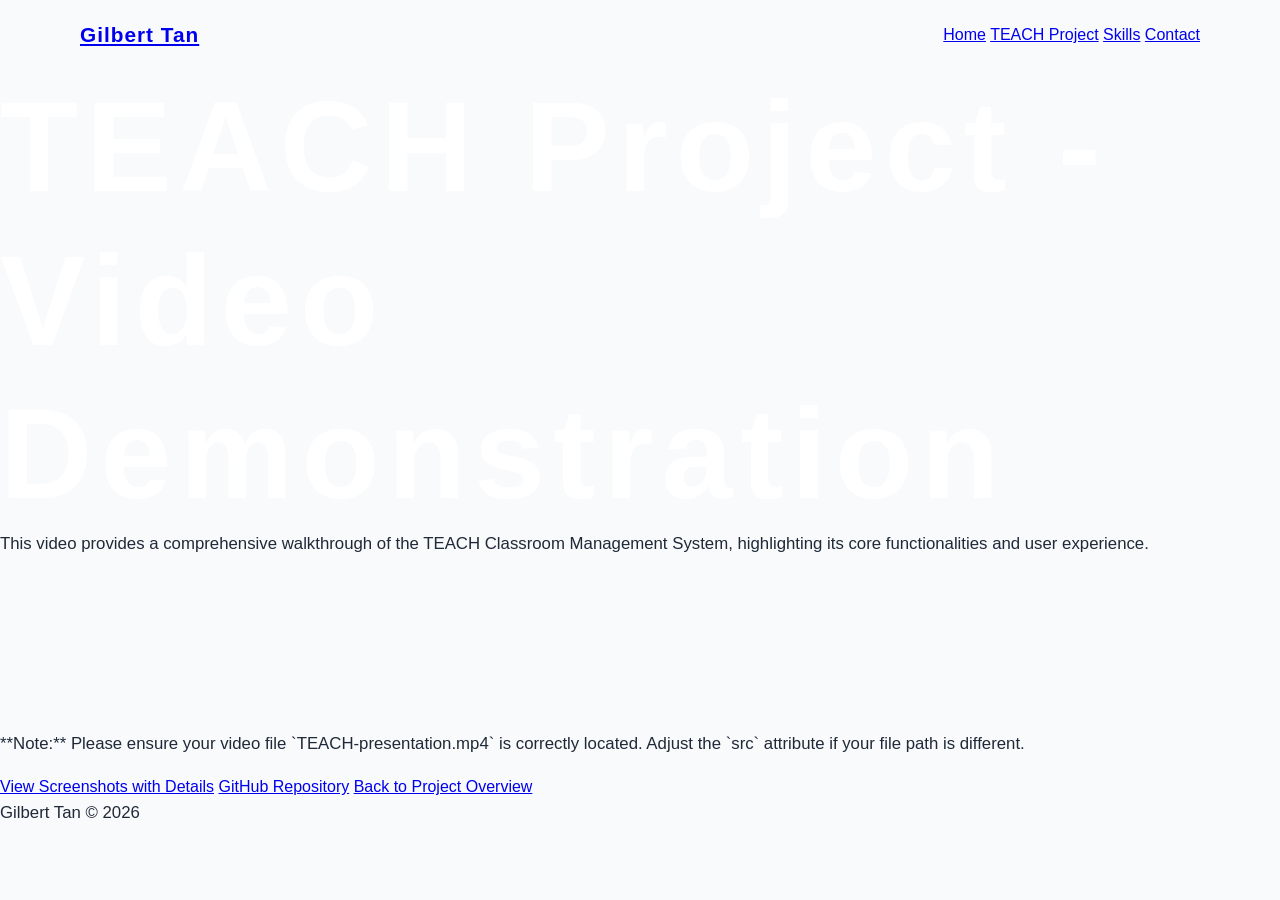
<file: teach-video.html>
<!DOCTYPE html>
<html lang="en">
<head>
    <meta charset="UTF-8">
    <meta name="viewport" content="width=device-width, initial-scale=1.0">
    <title>TEACH Project - Video Demo</title>
    <link rel="stylesheet" href="style.css">
</head>
<body>
    <header>
        <div class="navbar">
            <div class="logo">
                <a href="index.html">Gilbert Tan</a>
            </div>
            <nav>
                <a href="index.html" class="nav-link">Home</a>
                <a href="teach.html" class="nav-link active">TEACH Project</a>
                <a href="skills.html" class="nav-link">Skills</a>
                <a href="contact.html" class="nav-link">Contact</a>
            </nav>
        </div>
    </header>

    <div class="full-page-media-container">
        <h1>TEACH Project - Video Demonstration</h1>
        <p>This video provides a comprehensive walkthrough of the TEACH Classroom Management System, highlighting its core functionalities and user experience.</p>

        <div class="video-player-large">
        <iframe
            src="https://www.youtube.com/embed/eLpoIS4-0sU"
            frameborder="0"
            allow="accelerometer; autoplay; clipboard-write; encrypted-media; gyroscope; picture-in-picture"
            allowfullscreen
        ></iframe>
        </div>
        <p>
            **Note:** Please ensure your video file `TEACH-presentation.mp4` is correctly located.
            Adjust the `src` attribute if your file path is different.
        </p>

        <div class="call-to-action-section">
            <a href="teach-screenshots.html" class="action-button">View Screenshots with Details</a>
            <a href="https://github.com/your-github-repo" target="_blank" class="action-button">GitHub Repository</a>
            <a href="teach.html" class="action-button">Back to Project Overview</a>
        </div>
    </div>

    <footer>
        <p>Gilbert Tan &copy; 2026</p>
    </footer>
</body>
</html>
</file>
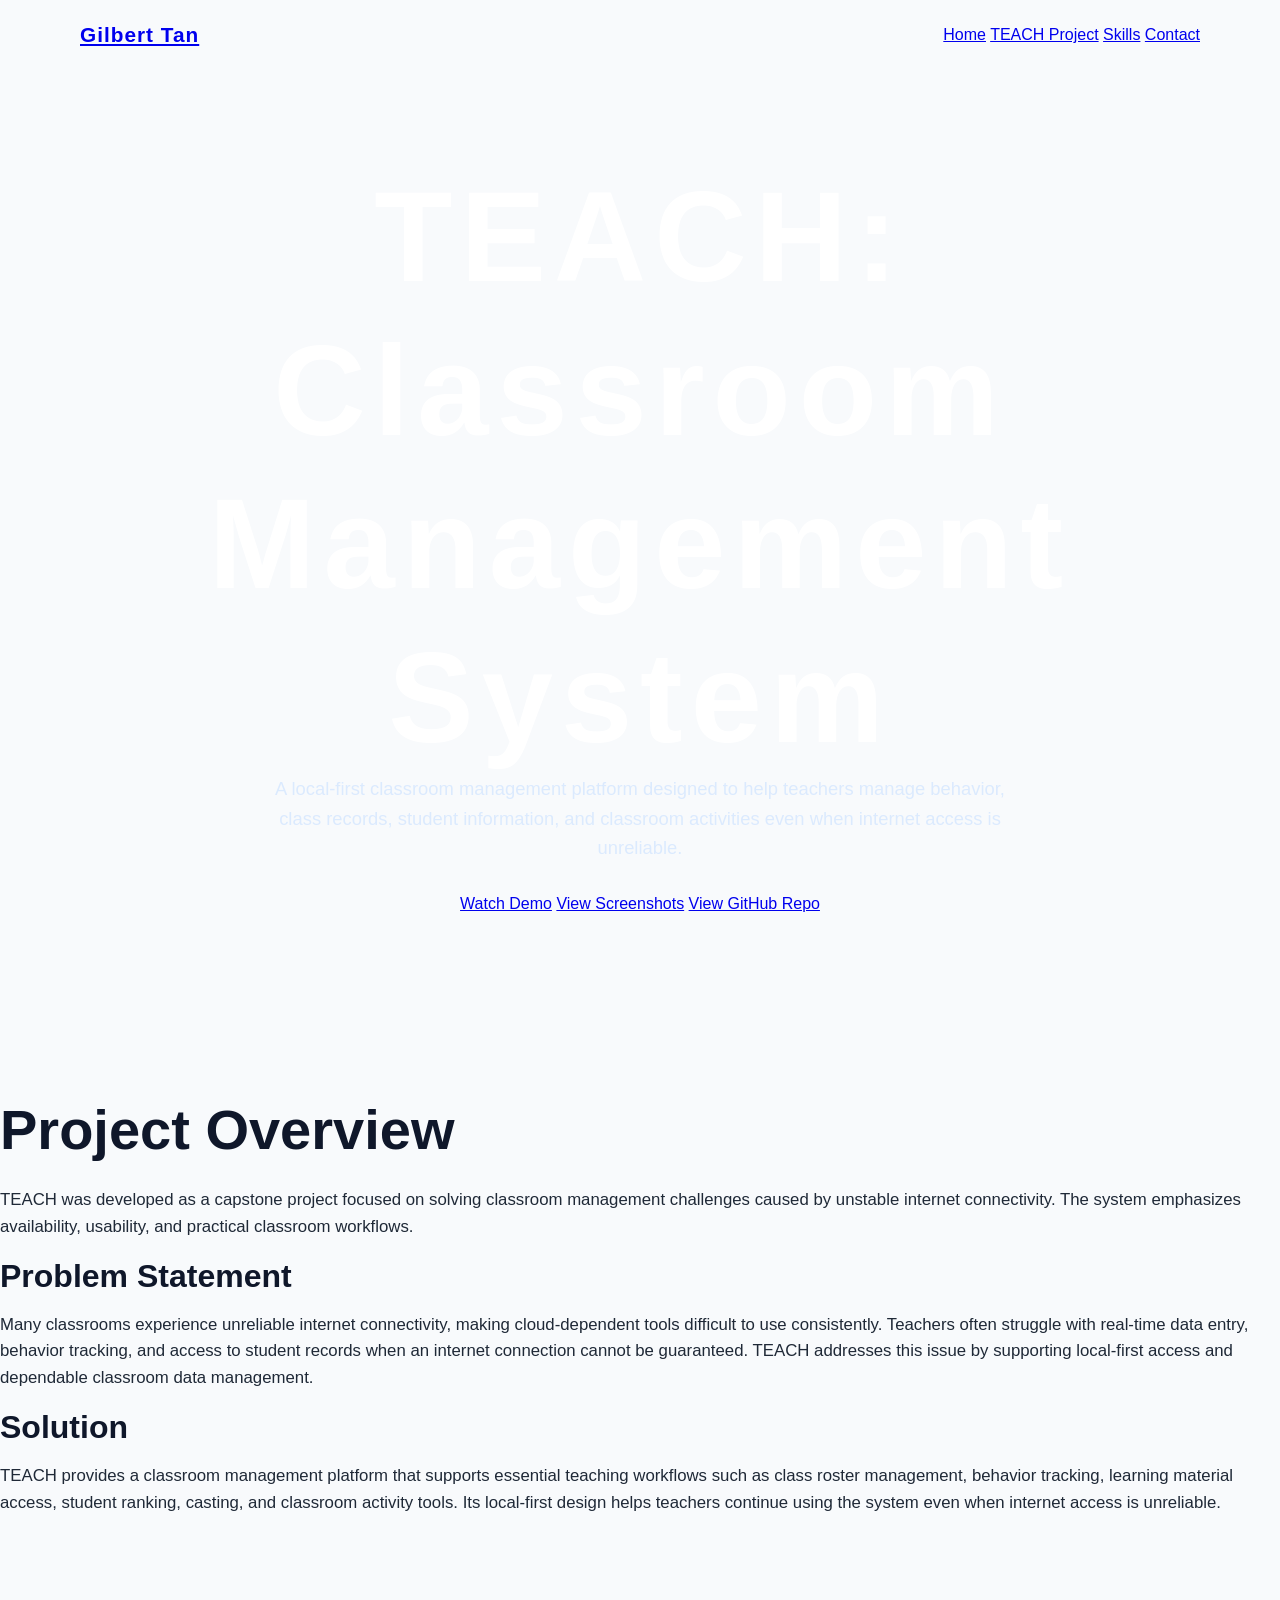
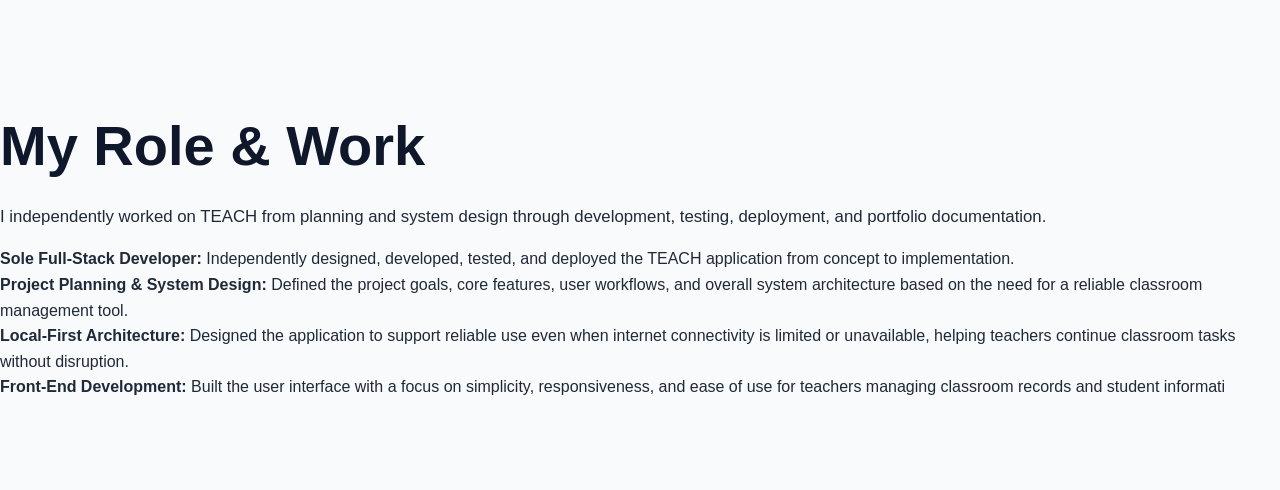
<file: teach.html>
<!DOCTYPE html>
<html lang="en">
<head>
  <meta charset="UTF-8" />
  <meta name="viewport" content="width=device-width, initial-scale=1.0" />

  <title>TEACH Project | Gilbert Tan</title>
  <meta name="description" content="TEACH is a local-first classroom management system designed to support teachers even during unreliable internet conditions." />

  <link rel="stylesheet" href="style.css" />
</head>

<body>
  <header>
    <div class="navbar">
      <div class="logo">
        <a href="index.html">Gilbert Tan</a>
      </div>

      <nav>
        <a href="index.html">Home</a>
        <a href="teach.html">TEACH Project</a>
        <a href="skills.html">Skills</a>
        <a href="contact.html">Contact</a>
      </nav>
    </div>
  </header>

  <section class="hero">
    <div class="hero-content">
      <h1>TEACH: <span class="hero-highlight">Classroom Management System</span></h1>
      <p>
        A local-first classroom management platform designed to help teachers manage behavior,
        class records, student information, and classroom activities even when internet access is unreliable.
      </p>

      <div class="button-group">
        <a class="btn btn-primary" href="#demo">Watch Demo</a>
        <a class="btn btn-secondary" href="#screenshots">View Screenshots</a>
        <a class="btn btn-secondary" href="https://github.com/gilbertmtanofficial-gif/TEACH-Classroom-Management-System" target="_blank" rel="noopener noreferrer">View GitHub Repo</a>
      </div>
    </div>
  </section>

  <main>
    <section class="section-card">
      <h2 class="section-title">Project Overview</h2>
      <p class="section-subtitle">
        TEACH was developed as a capstone project focused on solving classroom management challenges caused by unstable internet connectivity.
        The system emphasizes availability, usability, and practical classroom workflows.
      </p>

      <div class="grid grid-2">
        <div class="card">
          <h3>Problem Statement</h3>
          <p>
            Many classrooms experience unreliable internet connectivity, making cloud-dependent tools difficult to use consistently.
            Teachers often struggle with real-time data entry, behavior tracking, and access to student records when an internet connection
            cannot be guaranteed. TEACH addresses this issue by supporting local-first access and dependable classroom data management.
          </p>
        </div>

        <div class="card">
          <h3>Solution</h3>
          <p>
            TEACH provides a classroom management platform that supports essential teaching workflows such as class roster management,
            behavior tracking, learning material access, student ranking, casting, and classroom activity tools. Its local-first design
            helps teachers continue using the system even when internet access is unreliable.
          </p>
        </div>
      </div>
    </section>

    <section class="section-card">
      <h2 class="section-title">My Role & Work</h2>
      <p class="section-subtitle">
        I independently worked on TEACH from planning and system design through development, testing, deployment, and portfolio documentation.
      </p>

      <div class="card">
        <ul>
          <li><strong>Sole Full-Stack Developer:</strong> Independently designed, developed, tested, and deployed the TEACH application from concept to implementation.</li>
          <li><strong>Project Planning & System Design:</strong> Defined the project goals, core features, user workflows, and overall system architecture based on the need for a reliable classroom management tool.</li>
          <li><strong>Local-First Architecture:</strong> Designed the application to support reliable use even when internet connectivity is limited or unavailable, helping teachers continue classroom tasks without disruption.</li>
          <li><strong>Front-End Development:</strong> Built the user interface with a focus on simplicity, responsiveness, and ease of use for teachers managing classroom records and student informati
</file>
<file: style.css>
/* Basic Reset */
* {
    margin: 0;
    padding: 0;
    box-sizing: border-box;
}

html {
    scroll-behavior: smooth;
}

body {
    font-family: Arial, Helvetica, sans-serif;
    line-height: 1.6;
    color: #1f2937;
    background: #f8fafc;
}

/* Reusable Layout */
.container {
    width: min(1120px, 92%);
    margin: 0 auto;
}

section {
    padding: 90px 0;
}

h1,
h2,
h3,
h4 {
    line-height: 1.2;
}

h1 {
    font-size: clamp(4rem, 12vw, 8rem);
    color: #ffffff;
    letter-spacing: 8px;
}

h2 {
    font-size: clamp(2rem, 5vw, 3.5rem);
    margin-bottom: 24px;
    color: #0f172a;
}

h3 {
    font-size: 2rem;
    margin-bottom: 16px;
    color: #0f172a;
}

h4 {
    font-size: 1.7rem;
    margin-bottom: 15px;
    color: #1d4ed8;
}

p {
    font-size: 1.05rem;
    margin-bottom: 16px;
}

.eyebrow {
    color: #2563eb;
    font-size: 0.9rem;
    font-weight: bold;
    letter-spacing: 2px;
    text-transform: uppercase;
    margin-bottom: 12px;
}

/* Header and Navigation */
.site-header {
    position: sticky;
    top: 0;
    z-index: 1000;
    background: #0f172a;
    box-shadow: 0 2px 12px rgba(0, 0, 0, 0.15);
}

.navbar {
    width: min(1120px, 92%);
    min-height: 70px;
    margin: 0 auto;

    display: flex;
    align-items: center;
    justify-content: space-between;
}

.logo {
    color: #ffffff;
    font-size: 1.3rem;
    font-weight: bold;
    text-decoration: none;
    letter-spacing: 1px;
}

.nav-links {
    display: flex;
    list-style: none;
    gap: 28px;
}

.nav-links a {
    color: #ffffff;
    text-decoration: none;
    font-weight: bold;
    transition: color 0.3s ease;
}

.nav-links a:hover {
    color: #60a5fa;
}

.menu-button {
    display: none;
    border: none;
    background: transparent;
    color: #ffffff;
    font-size: 1.8rem;
    cursor: pointer;
}

/* Hero Section */
.hero-section {
    min-height: 650px;
    display: flex;
    align-items: center;
    background:
        linear-gradient(
            135deg,
            rgba(15, 23, 42, 0.97),
            rgba(30, 64, 175, 0.9)
        );
}

.hero-content {
    width: min(900px, 92%);
    margin: 0 auto;
    color: #ffffff;
    text-align: center;
}

.hero-content h2 {
    color: #ffffff;
    font-size: clamp(1.8rem, 4vw, 3rem);
}

.hero-content p:not(.eyebrow) {
    max-width: 750px;
    margin: 0 auto 28px;
    color: #dbeafe;
    font-size: 1.15rem;
}

/* Buttons */
.primary-button {
    display: inline-block;
    padding: 14px 24px;
    border-radius: 8px;
    background: #2563eb;
    color: #ffffff;
    font-weight: bold;
    text-decoration: none;
    transition: background 0.3s ease, transform 0.3s ease;
}

.primary-button:hover {
    background: #1d4ed8;
    transform: translateY(-2px);
}

/* Project Section */
.project-section {
    background: #ffffff;
}

.project-introduction {
    max-width: 850px;
    font-size: 1.15rem;
}

/* Project Information Cards */
.project-information {
    display: grid;
    grid-template-columns: repeat(3, 1fr);
    gap: 22px;
    margin: 45px 0 80px;
}

.information-card {
    padding: 28px;
    border-left: 5px solid #2563eb;
    border-radius: 10px;
    background: #eff6ff;
}

.information-card h3 {
    font-size: 1.35rem;
    color: #1d4ed8;
}

/* Video */
.project-video {
    margin-bottom: 90px;
}

.video-container {
    position: relative;
    width: 100%;
    max-width: 900px;
    aspect-ratio: 16 / 9;
    margin: 25px auto;
    overflow: hidden;
    border-radius: 14px;
    background: #0f172a;
    box-shadow: 0 8px 25px rgba(15, 23, 42, 0.2);
}

.video-container iframe {
    width: 100%;
    height: 100%;
    border: none;
}

.video-note {
    color: #64748b;
    font-size: 0.9rem;
    text-align: center;
}

/* Screenshots */
.screenshots-section {
    margin-bottom: 80px;
}

.screenshots-section > p {
    margin-bottom: 40px;
}

/* Feature Cards */
.feature-card {
    display: grid;
    grid-template-columns: 1.1fr 1fr;
    align-items: center;
    gap: 50px;

    margin: 45px 0;
    padding: 28px;

    background: #f8fafc;
    border: 1px solid #e2e8f0;
    border-radius: 16px;
    box-shadow: 0 5px 18px rgba(15, 23, 42, 0.08);
}

.feature-card.reverse .feature-image {
    order: 2;
}

.feature-card.reverse .feature-details {
    order: 1;
}

.feature-image {
    width: 100%;
    overflow: hidden;
    border-radius: 10px;
    background: #e2e8f0;
}

.feature-image img {
    display: block;
    width: 100%;
    height: auto;
    max-height: 500px;
    object-fit: contain;
    transition: transform 0.3s ease;
}

.feature-image img:hover {
    transform: scale(1.02);
}

.feature-number {
    color: #2563eb;
    font-size: 0.9rem;
    font-weight: bold;
    letter-spacing: 2px;
}

.feature-details ul {
    padding-left: 22px;
    color: #475569;
}

.feature-details li {
    margin-bottom: 8px;
}

/* Project Summary */
.project-summary {
    max-width: 850px;
    margin: 0 auto;
    padding: 35px;
    border-radius: 14px;
    background: #dbeafe;
    text-align: center;
}

/* About */
.about-section {
    background: #eff6ff;
}

.about-section p {
    max-width: 850px;
}

/* Contact */
.contact-section {
    background: #ffffff;
}

.contact-section p {
    max-width: 700px;
    margin-bottom: 25px;
}

/* Footer */
.site-footer {
    padding: 25px 20px;
    background: #0f172a;
    color: #cbd5e1;
    text-align: center;
}

.site-footer p {
    margin: 0;
    font-size: 0.9rem;
}

/* Responsive Design */
@media (max-width: 850px) {
    .project-information {
        grid-template-columns: 1fr;
    }

    .feature-card {
        grid-template-columns: 1fr;
        gap: 28px;
    }

    .feature-card.reverse .feature-image,
    .feature-card.reverse .feature-details {
        order: initial;
    }
}

@media (max-width: 700px) {
    section {
        padding: 65px 0;
    }

    .menu-button {
        display: block;
    }

    .nav-links {
        display: none;
        position: absolute;
        top: 70px;
        left: 0;
        width: 100%;
        padding: 20px;
        background: #0f172a;
        flex-direction: column;
        gap: 18px;
        text-align: center;
    }

    .nav-links.show {
        display: flex;
    }

    h1 {
        letter-spacing: 4px;
    }

    .feature-card {
        padding: 18px;
    }
}
</file>
